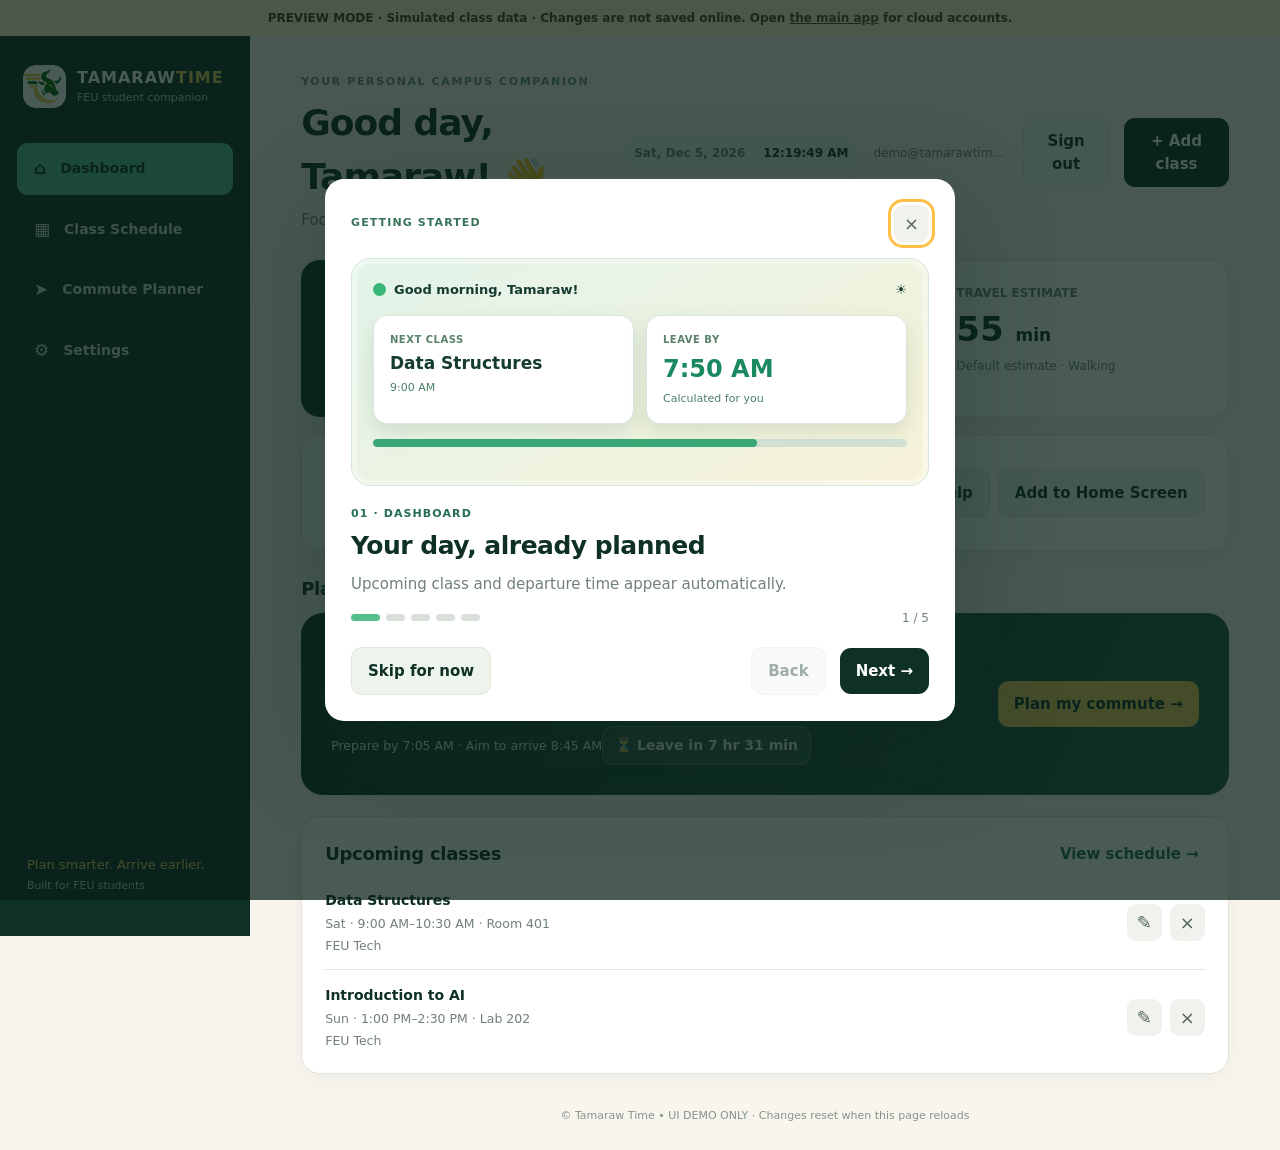
<file: demo.html>
<!doctype html><html lang="en"><head><meta charset="UTF-8"><meta name="viewport" content="width=device-width,initial-scale=1"><meta name="theme-color" content="#0f3027"><meta name="apple-mobile-web-app-capable" content="yes"><meta name="apple-mobile-web-app-title" content="Tamaraw Time"><link rel="icon" href="./assets/favicon.ico?v=11" sizes="any"><link rel="icon" type="image/png" href="./assets/favicon.png?v=11"><link rel="apple-touch-icon" href="./assets/apple-touch-icon.png?v=11"><link rel="manifest" href="./manifest.webmanifest?v=11"><title>Tamaraw Time v11 • FEU Attendance Companion</title><link rel="stylesheet" href="styles.css?v=17"><link rel="stylesheet" href="./assets/leaflet/leaflet.css?v=1.9.4"></head><body><div class="demo-banner">PREVIEW MODE · Simulated class data · Changes are not saved online. Open <a href="index.html">the main app</a> for cloud accounts.</div><section id="auth-screen" class="auth-screen"><div class="auth-card">
  <div class="auth-brand"><div class="brandmark"><img src="./assets/tamaraw-logo.png?v=11" alt="" width="43" height="43"></div><div><strong>TAMARAW TIME</strong><small>FEU punctuality companion · Demo mode</small></div></div>
  <h1 id="auth-heading">Welcome back, Tamaraw!</h1><p class="auth-subtitle">Sign in to keep your class schedule and commute preferences online.</p>
  <form id="auth-form" data-mode="login">
    <div class="field"><label for="auth-email">Student email</label><input id="auth-email" type="email" autocomplete="email" required placeholder="you@example.com"></div>
    <div class="field"><label for="auth-password">Password (at least 6 characters)</label><input id="auth-password" type="password" autocomplete="current-password" minlength="6" required></div>
    <div class="pilot-consent" id="auth-consent" hidden><label><input type="checkbox" id="study-consent"> I understand that my class and commute actions will be logged in the Tamaraw Time research database, and reviewed by the researchers. My exact GPS location will not be stored in the database.</label></div>
    <button id="auth-submit" type="submit" class="primary auth-submit">Sign in</button>
  </form>
  <button type="button" id="auth-mode-toggle" class="linkbtn auth-mode-toggle">New here? Create an account</button>
  <p id="auth-message" role="status" aria-live="polite"></p>
  <p class="mini muted">Your planner is stored online. Your device may remember your sign-in session. Student accounts are private from other students; the project team can review usage logs.</p>
</div></section><div class="layout" id="app-layout" hidden><aside class="sidebar"><div class="brand"><div class="brandmark"><img src="./assets/tamaraw-logo.png?v=11" alt="" width="43" height="43"></div><div><b>TAMARAW<span>TIME</span></b><small>FEU student companion</small></div></div><nav id="nav"><button data-page="home" class="active">⌂ <span>Dashboard</span></button><button data-page="schedule">▦ <span>Class Schedule</span></button><button data-page="commute">➤ <span>Commute Planner</span></button><button data-page="settings">⚙ <span>Settings</span></button></nav><div class="sidefoot">Plan smarter. Arrive earlier.<br><small>Built for FEU students</small></div></aside><main class="main"><header class="top"><div><div class="eyebrow">YOUR PERSONAL CAMPUS COMPANION</div><h1 id="page-title">Good day, Tamaraw! 👋</h1><p id="page-subtitle">Arrive at your classes on time.</p></div><div class="topright"><div class="datetime"><span class="date" id="today"></span><span id="clock" class="clock" aria-label="Current Philippine time"></span></div><span class="account-email" id="account-email"></span><button type="button" class="secondary" id="signout-button">Sign out</button><button class="primary" id="quick-add">+ Add class</button></div></header><div id="content"></div><footer>© Tamaraw Time • UI DEMO ONLY · Changes reset when this page reloads</footer></main></div><dialog id="dialog"><form method="dialog" id="modal-form"><div class="modal-head"><h2 id="modal-title">Add item</h2><button type="button" id="close-modal" class="iconbutton" aria-label="Close">×</button></div><div id="modal-fields"></div><div class="actions"><button value="cancel" type="button" id="cancel-modal" class="secondary">Cancel</button><button type="submit" class="primary">Save</button></div></form></dialog><dialog id="tutorial-dialog" aria-labelledby="tutorial-title">
  <div class="tutorial-top"><span class="tutorial-tag">GETTING STARTED</span><button type="button" id="tutorial-close" class="iconbutton" aria-label="Close tutorial">×</button></div>
  <div id="tutorial-step" aria-live="polite"></div>
  <div class="tutorial-bottom"><div id="tutorial-dots" class="tutorial-dots" aria-label="Tutorial progress"></div><span id="tutorial-count" class="mini muted"></span></div>
  <div class="tutorial-actions"><button type="button" class="secondary" id="tutorial-skip">Skip for now</button><div class="tutorial-actions-right"><button type="button" class="secondary" id="tutorial-prev">Back</button><button type="button" class="primary" id="tutorial-next">Next →</button></div></div>
</dialog><div id="toast" role="status" aria-live="polite"></div><script src="demo-cloud.js?v=7.0" defer></script><script src="./assets/leaflet/leaflet.js?v=1.9.4" defer></script><script src="jeepney-routing.js?v=9" defer></script><script src="transit-planner.js?v=1" defer></script><script src="app.js?v=16" defer></script></body></html>
</file>
<file: styles.css>
:root{--forest:#0f3027;--green:#55be8c;--cream:#d8cfb3;--yellow:#e9c95e;--orange:#ff801c;--rust:#c84e0d;--charcoal:#666;--tan:#b7ab8a;--sage:#647458;--brown:#593014;--white:#fff;--black:#000;--paper:#f7f5ee;--muted:#718078;--border:#e3e4d9}*{box-sizing:border-box}body{margin:0;background:var(--paper);font:15px/1.5 system-ui,-apple-system,Segoe UI,sans-serif;color:var(--forest)}button,input,select,textarea{font:inherit}button{cursor:pointer}.layout{display:flex;min-height:100vh}.sidebar{width:250px;background:var(--forest);color:#fff;position:sticky;top:0;height:100vh;display:flex;flex-direction:column;padding:26px 17px;flex-shrink:0}.brand{display:flex;gap:11px;align-items:center;padding:3px 6px 35px}.brandmark{height:43px;width:43px;border-radius:15px;background:var(--yellow);color:var(--forest);display:grid;place-items:center;font-size:25px;font-weight:900}.brand b{letter-spacing:1px;font-size:16px}.brand b span{color:var(--yellow)}.brand small{display:block;color:#bcd1c4;font-size:11px}nav{display:grid;gap:9px}nav button{background:none;border:0;text-align:left;color:#c6d7ce;border-radius:11px;padding:13px 17px;font-weight:650;display:flex;align-items:center;gap:14px;font-size:17px}nav button span{font-size:14px}nav button.active{background:var(--green);color:var(--forest)}nav button:hover:not(.active){background:#214a3f}.sidefoot{margin-top:auto;padding:16px 10px;color:var(--yellow);font-size:13px}.sidefoot small{color:#bcd1c4}.main{padding:38px clamp(19px,4vw,65px) 10px;max-width:1480px;width:100%;margin:auto}.top{display:flex;justify-content:space-between;gap:18px;align-items:center;margin-bottom:29px}.eyebrow{color:#698b77;font-size:11px;letter-spacing:1.6px;font-weight:800}.top h1{font-size:clamp(25px,3vw,36px);letter-spacing:-1px;margin:5px 0}.top p{color:var(--muted);margin:0}.topright{display:flex;gap:15px;align-items:center}.date{white-space:nowrap;color:var(--muted);font-size:13px}.primary,.secondary,.danger,.chip{border:0;border-radius:11px;padding:12px 16px;font-weight:750}.primary{background:var(--forest);color:#fff}.primary:hover{background:#205943}.secondary{background:#e8eadf;color:var(--forest)}.danger{background:#fce7df;color:#a6380d}.grid{display:grid;gap:19px}.grid.three{grid-template-columns:repeat(3,minmax(0,1fr))}.grid.two{grid-template-columns:repeat(2,minmax(0,1fr))}.card{background:#fff;border:1px solid var(--border);border-radius:19px;padding:23px;box-shadow:0 5px 22px #1435250b}.card h2,.section-head h2{font-size:18px;margin:0 0 17px;letter-spacing:-.3px}.stat .label{font-size:12px;font-weight:700;color:#718078}.stat .value{font-size:34px;font-weight:850;margin:2px 0}.stat .note{font-size:12px;color:var(--muted)}.accent{background:var(--forest);color:#fff;border:0}.accent .label,.accent .note{color:#bbd3c6}.accent .value{color:var(--yellow)}.section-head{display:flex;justify-content:space-between;align-items:center;margin:24px 0 11px}.section-head h2{margin:0}.linkbtn{border:0;background:none;color:#247c53;font-weight:800}.item{display:flex;align-items:center;justify-content:space-between;gap:12px;border-bottom:1px solid #e9ede7;padding:14px 0}.item:last-child{border:0;padding-bottom:0}.item:first-child{padding-top:0}.item b{font-size:14px}.item small{display:block;color:var(--muted);margin-top:3px}.badge{display:inline-block;border-radius:99px;padding:4px 10px;background:#e9f7ef;color:#167147;font-weight:800;font-size:11px}.badge.urgent{background:#fff1e3;color:#b95b16}.badge.gray{background:#e8eae7;color:#607068}.checkline{display:flex;align-items:center;gap:11px}.checkline input{accent-color:#23895b;width:18px;height:18px}.done{text-decoration:line-through;opacity:.52}.hero{background:linear-gradient(110deg,#0f3027,#245c46);color:#fff;border-radius:22px;padding:30px;display:flex;justify-content:space-between;align-items:center;gap:15px}.hero h2{font-size:29px;line-height:1.2;margin:7px 0}.hero small{color:#c4decd}.hero .big{font-size:39px;color:var(--yellow);font-weight:850}.hero .primary{background:var(--yellow);color:var(--forest)}.stack{display:grid;gap:19px}.muted{color:var(--muted)}.field{display:grid;gap:6px;margin-bottom:14px}.field label{font-size:12px;font-weight:800;color:#4c665a}.field input,.field select,.field textarea{width:100%;border:1px solid #d6ded3;border-radius:10px;padding:11px 12px;background:#fff;color:#163d2f}.field textarea{resize:vertical;min-height:72px}.field input:focus,.field select:focus{outline:2px solid #55be8c}.formgrid{display:grid;grid-template-columns:repeat(2,minmax(0,1fr));gap:0 14px}.empty{text-align:center;padding:26px;color:var(--muted);background:#f5f7f2;border-radius:12px}.pillrow{display:flex;flex-wrap:wrap;gap:8px}.chip{padding:7px 12px;background:#eaf0e9;color:#476452;font-size:12px}.chip.selected{background:var(--green);color:var(--forest)}.results{display:grid;grid-template-columns:repeat(3,1fr);gap:10px;margin:16px 0}.result{padding:18px 12px;border-radius:14px;background:#edf2e8}.result span{font-size:12px;color:#5c7463}.result b{font-size:23px;display:block;margin-top:3px}.highlight{background:#f8efd4;border:1px solid #e7d49b;padding:16px;border-radius:14px}.highlight strong{color:#593014}.mini{font-size:12px}.alert{background:#fff2e7;border-radius:12px;padding:11px 15px;color:#8f4817;font-size:13px}.actions-inline{display:flex;gap:8px;align-items:center}.iconbutton{border:none;background:#f1f2ed;border-radius:9px;padding:5px 10px;color:#536858;font-size:18px}.iconbutton:hover{background:#e8cfbe;color:#8f3312}dialog{border:0;border-radius:19px;padding:26px;width:min(490px,calc(100vw - 30px));box-shadow:0 30px 100px #132d2555}dialog::backdrop{background:#081f18a6}.modal-head{display:flex;align-items:center;justify-content:space-between;margin-bottom:18px}.modal-head h2{margin:0}.actions{display:flex;justify-content:flex-end;gap:9px;margin-top:16px}#toast{position:fixed;right:24px;bottom:24px;background:var(--forest);color:#fff;border-radius:10px;padding:12px 20px;display:none;box-shadow:0 12px 30px #0003}footer{margin:34px 0 15px;color:#87948a;font-size:11px;text-align:center}@media(max-width:1020px){.sidebar{width:75px;padding:22px 10px}.brand{padding:2px 5px 30px}.brand b,.brand small,nav span,.sidefoot{display:none!important}nav button{justify-content:center;font-size:23px;padding:10px}}@media(max-width:740px){.layout{display:block}.sidebar{width:100%;height:auto;position:fixed;bottom:0;top:auto;z-index:5;padding:4px;background:var(--forest)}.brand,.sidefoot{display:none}nav{display:flex;justify-content:space-around;gap:0}nav button{font-size:23px;padding:8px 14px}.main{padding:22px 15px 90px}.top{align-items:flex-start;flex-direction:column}.topright{width:100%;justify-content:space-between}.grid.three,.grid.two{grid-template-columns:1fr}.hero{flex-direction:column;align-items:flex-start}.results{grid-template-columns:1fr}.formgrid{grid-template-columns:1fr}.card{padding:18px}}

/* First-time user tutorial and cloud progress tracking */
#tutorial-dialog{width:min(540px,calc(100vw - 28px));padding:25px;background:#fff;color:var(--forest)}
#tutorial-dialog::backdrop{background:rgba(8,31,24,.73)}
.tutorial-top,.tutorial-bottom,.tutorial-actions,.tutorial-actions-right,.progress-hero-head,.home-progress{display:flex;align-items:center;justify-content:space-between;gap:14px}
.tutorial-top{margin-bottom:10px}.tutorial-tag,.progress-kicker{font-size:11px;color:#397359;font-weight:850;letter-spacing:1.1px}
.tutorial-illustration{width:82px;height:82px;border-radius:23px;background:#eaf3e9;display:grid;place-items:center;font-size:42px;margin:16px 0}
#tutorial-step h2{font-size:25px;letter-spacing:-.5px;margin:0 0 10px}#tutorial-step p{font-size:15px;line-height:1.65;color:#596e61}
.tutorial-tip{background:#f7efdc;border-radius:12px;color:#715722;padding:14px;font-size:13px;margin:18px 0 22px}
.tutorial-bottom{margin:12px 0 20px}.tutorial-dots{display:flex;gap:6px}.tutorial-dots span{height:7px;width:19px;border-radius:20px;background:#d9e0d9}.tutorial-dots span.active{background:var(--green)}
.tutorial-actions{flex-wrap:wrap}.tutorial-actions-right{justify-content:flex-end}.tutorial-actions button:disabled{opacity:.4;cursor:not-allowed}
.progress-hero{border:1px solid #a8c9b5;background:linear-gradient(125deg,#fafffa,#f1f7eb);padding:26px}
.progress-hero h2{font-size:25px;margin:7px 0 5px}.progress-hero p{margin:7px 0;color:#647668}.progress-hero-head{align-items:flex-start}
.progress-bar{height:11px;background:#dfe8de;border-radius:20px;overflow:hidden;margin:23px 0 18px}.progress-bar>div{height:100%;background:var(--green);transition:width .3s ease}
.day-steps{display:grid;grid-template-columns:repeat(3,minmax(0,1fr));gap:12px}.day-step{border:1px solid #dfe8de;border-radius:14px;background:white;padding:15px;display:flex;align-items:center;flex-direction:column;text-align:center;gap:5px}
.day-icon{width:34px;height:34px;border-radius:50%;background:#e8eee6;color:#647568;display:grid;place-items:center;font-weight:900}.day-step.checked{border-color:#7fc6a5;background:#f5fff9}.day-step.checked .day-icon{background:var(--green);color:var(--forest)}
.day-step b{font-size:13px}.day-step small{font-size:11px;color:#647668}.progress-footnote{margin:17px 0 0!important;color:#6a7a70!important}.progress-download{display:flex;gap:10px;flex-wrap:wrap;margin-top:20px}.progress-download button{font-size:12px}
.home-progress{background:#fff;border:1px solid var(--border);border-radius:19px;padding:19px 25px;margin-top:19px}.home-progress h2{font-size:19px;margin:5px 0}.home-progress p{margin:0}.settings-help{border-top:1px solid var(--border);margin-top:25px;padding-top:18px}.settings-help h3{font-size:15px;margin:0 0 7px}
@media(max-width:740px){nav button{padding:8px 9px;min-width:0;flex:1;text-align:center;justify-content:center}.sidebar{z-index:5}.progress-hero-head,.home-progress{align-items:flex-start;flex-direction:column}.day-steps{gap:6px}.day-step{padding:9px 3px}.day-step b{font-size:11px}.day-step small{font-size:10px}.progress-hero{padding:17px}.progress-hero h2{font-size:22px}.progress-download button{width:100%}.tutorial-actions{gap:8px}.tutorial-actions button{padding:10px}.tutorial-actions-right{gap:6px}}
@media(max-width:350px){nav button{font-size:19px;padding:8px 5px}.tutorial-actions{flex-direction:column-reverse;align-items:stretch}.tutorial-actions-right{justify-content:space-between}}

/* Cloud auth + responsive account header */
[hidden]{display:none!important}
.auth-screen{min-height:100vh;background:linear-gradient(155deg,#0f3027 0%,#245945 60%,#e2e8db 60.2%);display:grid;place-items:center;padding:25px}
.auth-card{width:min(475px,100%);border-radius:23px;background:#fff;box-shadow:0 24px 70px #09271f3d;padding:32px;color:var(--forest)}
.auth-brand{display:flex;align-items:center;gap:12px;margin-bottom:25px}
.auth-brand strong{font-size:17px;letter-spacing:1px}.auth-brand small{display:block;font-size:12px;color:#798e82}
.auth-card h1{margin:0;font-size:27px;line-height:1.2}.auth-subtitle{color:var(--muted);margin:9px 0 25px;font-size:14px}
.auth-options{display:flex;align-items:center;justify-content:space-between;gap:12px;margin:0 0 10px;min-height:24px}.auth-options .remember-row{margin:0;min-width:0}.auth-options .remember-row label{display:inline-flex;align-items:center;gap:8px;font-size:13px;line-height:1.35;cursor:pointer}.auth-options .remember-row input{width:16px;height:16px;flex:none;margin:0;accent-color:var(--forest)}.auth-options #forgot-password{margin:0;padding:2px 0;font-size:13px;white-space:nowrap;text-decoration:underline;text-underline-offset:3px}.auth-options :focus-visible{outline:2px solid var(--green);outline-offset:3px;border-radius:4px}
.auth-submit{width:100%;margin:0 0 12px}.auth-mode-toggle{display:block;margin:0 auto 10px;padding:9px}
#auth-message:not(:empty){background:#fff2e3;border-radius:10px;color:#8a421b;padding:12px;font-size:13px;overflow-wrap:anywhere}
.auth-card .field input{font-size:16px}.pilot-consent{font-size:12px;color:#647568;padding:6px 0 16px}.pilot-consent label{display:flex;gap:9px;align-items:flex-start}.pilot-consent input{margin-top:3px;flex-shrink:0}
.account-email{font-size:12px;color:var(--muted);overflow:hidden;text-overflow:ellipsis;max-width:180px;white-space:nowrap}
@media(max-width:850px){.account-email{max-width:105px}.topright{flex-wrap:wrap}}
@media(max-width:740px){.topright{gap:7px}.account-email{max-width:110px}.topright .date{width:100%}.auth-card{padding:23px}.auth-screen{padding:15px}.topright #signout-button{padding:9px 11px}}

/* Tamaraw Time v4 — attendance-focused map + live date/time */
.datetime{display:flex;align-items:center;gap:8px;flex-wrap:wrap;background:#edf3ec;border-radius:12px;padding:7px 10px;color:#335b48;font-weight:700}
.datetime .date{font-size:12px;white-space:nowrap}.clock{font-size:12px;font-variant-numeric:tabular-nums;white-space:nowrap;color:#0f3027;border-left:1px solid #bad5c5;padding-left:9px}
.map-card{min-width:0}.map-buttons{display:flex;flex-wrap:wrap;gap:8px;margin:8px 0 10px}.map-buttons button{font-size:13px;padding:10px 12px}
.map-host{margin-top:14px;min-height:290px;border-radius:14px;overflow:hidden;background:#eaf0e6;border:1px solid #d3e0d3}.map-host iframe{display:block;border:0;min-height:330px}
.map-placeholder{display:flex;min-height:285px;align-items:center;justify-content:center;text-align:center;flex-direction:column;padding:28px;gap:8px;color:#4a6658}.map-placeholder b{font-size:17px;color:#0f3027}.map-placeholder p{max-width:330px;margin:0}.map-placeholder small{max-width:320px}.map-placeholder-icon{font-size:44px}.map-warning{padding:6px 12px;color:#965115}
@media(max-width:740px){.topright .datetime{width:100%;justify-content:flex-start}.map-buttons button{flex:1;min-width:130px}.map-host{min-height:265px}.map-host iframe{min-height:300px}}
/* Keep Philippine date and live clock on the same header line on phones. */
.datetime{flex-wrap:nowrap}
@media(max-width:740px){.topright .datetime .date{width:auto}}

/* Tamaraw Time v5: motion system */
@keyframes ttFadeUp{from{opacity:0;transform:translateY(12px)}to{opacity:1;transform:translateY(0)}}
@keyframes ttFadeIn{from{opacity:0}to{opacity:1}}
@keyframes ttPulse{0%,100%{box-shadow:0 0 0 0 rgba(38,139,99,.35)}60%{box-shadow:0 0 0 16px rgba(38,139,99,0)}}
@keyframes ttToast{0%{opacity:0;transform:translateY(12px)}12%,85%{opacity:1;transform:translateY(0)}100%{opacity:0;transform:translateY(6px)}}
.auth-card{animation:ttFadeUp .45s ease-out both}
#content.tt-enter{animation:ttFadeUp .3s cubic-bezier(.2,.8,.2,1) both}
#content .card,#content .hero{animation:ttFadeUp .36s ease-out both}
#content .card:nth-child(2){animation-delay:55ms}#content .card:nth-child(3){animation-delay:95ms}
button{transition:background-color .2s ease,box-shadow .2s ease,transform .18s ease,opacity .2s ease}
button:not(:disabled):active{transform:scale(.975)}
button:not(:disabled):hover{filter:brightness(1.035)}
.map-host{animation:ttFadeIn .45s ease-out both}
#toast:not(:empty){animation:ttFadeUp .25s ease-out}
#dialog[open],#tutorial-dialog[open]{animation:ttFadeUp .25s ease-out both}
#tutorial-step{animation:ttFadeIn .25s ease-out}
.gps-live-dot{display:inline-block;width:10px;height:10px;border-radius:50%;background:#21966d;animation:ttPulse 1.8s ease-out infinite;margin-right:8px}
@media(prefers-reduced-motion:reduce){*,*::before,*::after{animation-duration:.01ms!important;animation-iteration-count:1!important;transition-duration:.01ms!important;scroll-behavior:auto!important}}

/* v6 interactive map and animations */
#map-host{height:390px;min-height:300px;border-radius:16px;overflow:hidden;background:#e3efe9;margin:12px 0;}
.route-info{margin:12px 0}.transport-notes{padding:12px 0}.transport-notes a{color:#166d55;font-weight:650}
.calendar-layout{display:grid;grid-template-columns:minmax(0,1.15fr) minmax(280px,.85fr);gap:18px;align-items:start}.calendar-heading{display:flex;align-items:center;justify-content:space-between;margin-bottom:12px}.calendar-heading h3{margin:0}.calendar-grid{display:grid;grid-template-columns:repeat(7,minmax(0,1fr));gap:5px}.calendar-weekdays{margin-bottom:6px;text-align:center;color:var(--muted);font-size:12px;font-weight:700}.calendar-day{position:relative;min-height:48px;border:1px solid transparent;border-radius:11px;background:transparent;color:var(--text);font:inherit;cursor:pointer}.calendar-day:hover{background:#edf3ed}.calendar-day.outside{opacity:.38}.calendar-day.today{border-color:var(--green)}.calendar-day.selected{background:var(--forest);color:#fff}.calendar-day i{display:block;width:5px;height:5px;margin:3px auto 0;border-radius:50%;background:#d69d2e}.calendar-day.selected i{background:#ffdf83}.calendar-agenda{display:flex;flex-direction:column;gap:8px}.calendar-agenda h3{margin:4px 0}.weekday-picker{border:0;padding:0;margin:0 0 16px}.weekday-picker legend{font-weight:700;margin-bottom:8px}.weekday-options{display:flex;flex-wrap:wrap;gap:7px}.weekday-options label{cursor:pointer}.weekday-options input{position:absolute;opacity:0}.weekday-options span{display:block;border:1px solid var(--line);border-radius:9px;padding:8px 11px;font-size:13px}.weekday-options input:checked+span{background:var(--forest);border-color:var(--forest);color:white}.remember-row label{display:flex;align-items:center;gap:9px}.rail-option[aria-pressed="true"]{border-color:var(--green);background:#f3faf5}
@media(max-width:800px){.calendar-layout{grid-template-columns:1fr}.calendar-day{min-height:42px}}
.calendar-day{color:var(--forest)}.weekday-options span{border-color:var(--border)}
.transit-reference{margin-top:18px}.transit-reference h2{margin-top:0}.reference-list{display:grid;gap:8px;margin-top:10px}.reference-row{display:grid;grid-template-columns:1fr auto auto;gap:12px;align-items:center;padding:10px;border:1px solid var(--border);border-radius:10px;font-size:13px}.reference-row span,.historical-route summary span{color:var(--muted);font-size:12px}.reference-row a{white-space:nowrap;color:#166d55}.historical-route{border-bottom:1px solid var(--border);padding:9px}.historical-route summary{display:flex;justify-content:space-between;gap:10px;cursor:pointer}.historical-route ol{max-height:210px;overflow:auto}.device-mode-button{display:block;width:100%;margin-top:10px}.auth-card .linkbtn{margin-right:10px}
.origin-controls{padding:12px 14px;margin:0 0 16px;border:1px solid var(--border);border-radius:13px;background:#fbfcf8}.origin-controls .field{margin-bottom:10px}.origin-controls p{margin:7px 0 0}
.campus-travel-defaults{border:0;padding:0;margin:0 0 16px}.campus-travel-defaults legend{font-weight:700;margin-bottom:8px}.campus-default-grid{display:grid;grid-template-columns:repeat(2,minmax(0,1fr));gap:10px}.campus-default-grid label{font-size:12px;color:var(--muted)}.campus-default-grid input{display:block;width:100%;margin-top:4px}
@media(max-width:500px){.campus-default-grid{grid-template-columns:1fr}}
@media(max-width:600px){.reference-row{grid-template-columns:1fr}.historical-route summary{align-items:flex-start;flex-direction:column}}
.tt-gps-marker{filter:drop-shadow(0 0 6px #1976d2);animation:ttPulse 2s ease-in-out infinite}
.tt-route-line{animation:ttRouteAppear .7s ease-out both}
@keyframes ttPulse{0%,100%{stroke-width:3;opacity:1}50%{stroke-width:8;opacity:.75}}
@keyframes ttRouteAppear{from{opacity:0}to{opacity:.9}}
@media(prefers-reduced-motion:reduce){.tt-gps-marker,.tt-route-line{animation:none!important}}

/* Full-screen Sakay-inspired route planner, adapted for Tamaraw Time. */
body:has(#commute-experience){overflow:hidden;background:#f6f7f8}
body:has(#commute-experience) .sidebar,body:has(#commute-experience) .top,body:has(#commute-experience) footer{display:none!important}
body:has(#commute-experience) .layout{display:block;min-height:100dvh}
body:has(#commute-experience) .main{max-width:none;width:100%;height:100dvh;padding:0;margin:0}
body:has(#commute-experience) #content{height:100%;margin:0!important}
.commute-experience{position:relative;width:100%;height:100dvh;min-height:540px;overflow:hidden;background:#e7ece9;color:#33413c}
.commute-map{position:absolute;inset:0;height:auto!important;min-height:0!important;margin:0!important;border:0;border-radius:0;background:#e4ebe8}
.commute-map .leaflet-tile{max-width:none!important}
.commute-topline{position:absolute;z-index:500;top:15px;left:16px;right:18px;display:flex;align-items:center;justify-content:space-between;pointer-events:none}
.commute-topline>*{pointer-events:auto}.commute-topline .secondary{background:#fff;border:1px solid #e4e8e6;box-shadow:0 3px 14px #102b2218}.commute-topline>b{background:#fff;padding:10px 16px;border-radius:999px;box-shadow:0 3px 14px #102b2218;font-size:12px;letter-spacing:.8px;color:#367b55}.commute-map-credit{background:#fffffff0;padding:7px 11px;border-radius:99px;font-size:11px}
.commute-topline{left:auto;gap:10px}
.commute-panel{position:absolute;z-index:450;top:15px;bottom:15px;left:15px;width:min(390px,calc(100vw - 30px));overflow-y:auto;overscroll-behavior:contain;background:#fff;border:1px solid #e3e7e4;border-radius:16px;padding:21px;box-shadow:0 10px 35px #10251f2b}
.commute-panel-head{display:flex;align-items:center;justify-content:space-between;margin-bottom:15px}.commute-panel-head small{font-weight:800;letter-spacing:1px;font-size:10px;color:#76857d}.commute-panel-head h2{font-size:21px;line-height:1.2;margin:4px 0 0;color:#39453e}.commute-panel .badge{white-space:nowrap}.commute-panel .field{margin-bottom:11px}.commute-panel .field label{font-size:11px;color:#6f7b74}.commute-panel .field input,.commute-panel .field select{padding:12px;border-color:#e0e5e1;border-radius:9px;font-size:14px}.commute-fields{display:grid;grid-template-columns:1fr 1fr;gap:10px}.departure-choice{height:43px;display:flex;align-items:center;gap:8px;border:1px solid #e0e5e1;border-radius:9px;padding:0 11px;font-size:14px;color:#526058}.commute-actions{grid-template-columns:1fr 1fr;margin:3px 0 8px}.commute-actions button{padding:10px 8px;font-size:12px}.commute-actions button:last-child{grid-column:1/-1}.commute-gps{min-height:18px;margin:4px 0 9px}.commute-panel .origin-controls{padding:0;margin:0;border:0;background:transparent}.commute-panel #origin-status{overflow-wrap:anywhere;font-size:10px;margin:0 0 4px}.commute-panel .origin-controls .field{margin-bottom:8px}.commute-eta{display:grid;grid-template-columns:1fr auto;align-items:center;gap:0 10px;background:#f4f7f4;border-radius:11px;padding:12px 14px;margin:8px 0}.commute-eta>span{font-size:10px;letter-spacing:.6px;font-weight:800;color:#6e7b73}.commute-eta>strong{grid-column:2;grid-row:1/3;font-size:25px;color:#398656;white-space:nowrap}.commute-eta>small{font-size:11px;color:#78847d}.commute-panel .route-info{margin:8px 0}.commute-panel .alert{font-size:12px;padding:10px 12px}.commute-panel .jeepney-list{max-height:240px;overflow:auto}.commute-panel .commute-preferences{border-top:1px solid #e8ece9;padding:10px 0;margin-top:9px}.commute-preferences summary{cursor:pointer;font-size:12px;font-weight:750;color:#526058}.commute-preferences .formgrid{margin-top:12px;gap:0 9px}.commute-preferences .field{margin-bottom:5px}.commute-preferences .field input{padding:8px}.commute-preferences button{font-size:11px;padding:8px 10px}.commute-routine{margin-top:14px}.commute-routine h3{font-size:14px;margin:0 0 8px}.commute-routine .highlight{padding:11px}.commute-routine .results{gap:5px;margin:9px 0}.commute-routine .result{padding:9px 6px;text-align:center}.commute-routine .result span{font-size:10px}.commute-routine .result b{font-size:16px}.commute-routine .mini{line-height:1.45}.commute-disclaimer{border-top:1px solid #e8ece9;padding-top:10px;margin-top:14px;line-height:1.45}
.commute-back{display:inline-flex;align-items:center;margin:-5px 0 11px;padding:7px 11px;border-radius:9px;font-size:12px}
.commute-google-link{display:block;width:100%;margin:-2px 0 8px;padding:4px 0;text-align:center;font-size:12px}
.road-route-list{display:grid;gap:7px;margin:9px 0}.road-route-option{display:grid;grid-template-columns:1fr auto;gap:0 10px;width:100%;padding:10px 12px;text-align:left;border:1px solid #e1e8e2;border-radius:10px;background:#fff;color:#40534a}.road-route-option b{font-size:12px}.road-route-option span{font-size:11px;color:#748078}.road-route-option strong{grid-column:2;grid-row:1/3;align-self:center;font-size:18px;color:#398656}.road-route-option[aria-pressed="true"]{border-color:#65b58b;background:#f2f8f3;box-shadow:0 0 0 1px #65b58b55}
.commute-panel .leaflet-control-container{display:none}
.commute-panel{z-index:900}
.commute-experience .leaflet-top.leaflet-left{left:auto;right:14px;top:68px}
@media(max-width:740px){body:has(#commute-experience) .main{height:100dvh;padding:0}.commute-experience{height:100dvh;min-height:0}.commute-map{inset:0 0 22vh!important;height:auto!important}.commute-topline{top:max(9px,env(safe-area-inset-top));left:10px;right:10px}.commute-topline>b{font-size:10px;padding:8px 11px}.commute-topline .secondary{font-size:12px;padding:9px 11px}.commute-map-credit{display:block;position:absolute;right:0;top:48px;background:#ffffffed;padding:6px 9px}.commute-panel{top:auto;bottom:0;left:0;width:100%;height:min(58dvh,560px);min-height:330px;border-radius:20px 20px 0 0;border:0;padding:17px 16px calc(16px + env(safe-area-inset-bottom));box-shadow:0 -8px 28px #10251f25}.commute-panel-head{margin-bottom:11px}.commute-panel-head h2{font-size:19px}.commute-panel .field input,.commute-panel .field select{padding:10px}.commute-panel .commute-routine{margin-top:10px}.commute-experience .leaflet-top.leaflet-left{top:57px;right:8px}.commute-experience .leaflet-bottom.leaflet-right{display:none}.commute-experience .leaflet-control-zoom{margin-right:0!important}.commute-experience .leaflet-control-container{display:block!important}}
@media(max-width:390px){.commute-panel{padding-left:13px;padding-right:13px}.commute-fields{gap:7px}.commute-actions button{font-size:11px}.commute-panel-head h2{font-size:18px}}
@media(max-width:380px){.auth-options{gap:7px}.auth-options .remember-row label,.auth-options #forgot-password{font-size:12px}}

/* Tamaraw Time v7 — visual guidance, unmistakable time controls, and four themes */
:root{
  --surface:#ffffff;--surface-soft:#edf4eb;--surface-highlight:#f8efd4;
  --accent-link:#246d50;--ink-strong:#0f3027;--focus-ring:#ffbf47;
  --hero-end:#245c46;--on-forest:#fff;--on-accent:#0f3027;
}
html[data-theme="ocean"]{
  --forest:#133e67;--green:#79c8e1;--cream:#cce5ee;--yellow:#ffda74;
  --paper:#f0f7fb;--muted:#57768d;--border:#d6e8f2;--hero-end:#28789a;
  --surface:#fff;--surface-soft:#e9f4fa;--surface-highlight:#e8f6fe;--accent-link:#166995;--ink-strong:#133e67;--on-accent:#133e67;
}
html[data-theme="sunset"]{
  --forest:#612c3a;--green:#ffd0a5;--cream:#edd1c4;--yellow:#ffc06e;
  --paper:#fff6f0;--muted:#846976;--border:#f0dfd7;--hero-end:#ab5362;
  --surface:#fff;--surface-soft:#fff0e9;--surface-highlight:#fff0d6;--accent-link:#95475b;--ink-strong:#612c3a;--on-accent:#612c3a;
}
html[data-theme="night"]{
  --forest:#cadcf4;--green:#6de3c8;--cream:#95aabe;--yellow:#f8d27a;
  --paper:#101a2a;--muted:#9fb0c6;--border:#3b4c63;--hero-end:#30476f;
  --surface:#1d2b42;--surface-soft:#26374f;--surface-highlight:#354159;--accent-link:#83dcc9;--ink-strong:#e7f1ff;--on-forest:#152437;--on-accent:#14243c;
}
body{transition:background-color .36s,color .36s}
.card,.auth-card{background:var(--surface);transition:background-color .3s,border-color .3s,box-shadow .25s,transform .25s}
.sidebar{background:var(--forest)}
.hero{background:linear-gradient(115deg,var(--forest),var(--hero-end))}
.hero .primary{color:var(--on-accent)}
.accent{background:var(--forest);color:var(--on-forest)}
.accent .value{color:var(--yellow)}
.hero,.hero small{color:var(--on-forest)}
.card:not(.accent),.main,.top,.field label{color:var(--ink-strong)}
.primary{background:var(--forest);color:var(--on-forest)}
.primary:hover{background:var(--hero-end);color:white}
.secondary{background:var(--surface-soft);color:var(--ink-strong);border:1px solid var(--border)}
.datetime{background:var(--surface-soft);color:var(--ink-strong)}
.datetime .clock{color:var(--ink-strong);border-left-color:var(--border)}
.linkbtn,.transport-notes a{color:var(--accent-link)}
.result,.empty{background:var(--surface-soft)}
.result span,.stat .note,.item small{color:var(--muted)}
.result b{color:var(--ink-strong)}
.highlight{background:var(--surface-highlight);border-color:var(--border)}
.highlight strong{color:var(--ink-strong)}
.item{border-bottom-color:var(--border)}
.badge{background:var(--surface-soft);color:var(--accent-link)}
.field input,.field select,.field textarea{background:var(--surface);color:var(--ink-strong);border-color:var(--border)}
.field input:focus-visible,.field select:focus-visible,.field textarea:focus-visible,
button:focus-visible{outline:3px solid var(--focus-ring);outline-offset:3px}
#dialog,#tutorial-dialog{background:var(--surface);color:var(--ink-strong)}
#dialog label,#tutorial-dialog p{color:var(--muted)}
#toast{z-index:2000}
.auth-screen{background:linear-gradient(150deg,var(--hero-end) 0%,var(--forest) 63%,var(--paper) 63.1%)}
.auth-card{color:var(--ink-strong)}
.auth-card .field input{color:var(--ink-strong)}
.auth-subtitle{color:var(--muted)}
html[data-theme="night"] .sidebar{background:#18253a}
html[data-theme="night"] .sidebar nav button.active{color:#17243b}
html[data-theme="night"] .hero{background:linear-gradient(110deg,#243b5c,#38517c)}
html[data-theme="night"] .hero .primary{background:var(--yellow)}
html[data-theme="night"] .accent{background:#2f4566}
html[data-theme="night"] .accent .note,html[data-theme="night"] .accent .label{color:#b7d6eb}
html[data-theme="night"] .primary{background:#456c86;color:#fff}
html[data-theme="night"] .brandmark{color:#17243b}
html[data-theme="night"] nav button.active{background:var(--green)}
html[data-theme="night"] .auth-card{background:#1d2b42;color:#e7f1ff}
html[data-theme="night"] .pilot-consent,html[data-theme="night"] .auth-card small{color:#aebed2}
html[data-theme="night"] .hero small{color:#d0e4f1}
html[data-theme="night"] .field input:focus,html[data-theme="night"] .field select:focus{outline-color:var(--yellow)}

/* Theme selector is a functional settings control, not a decorative palette card. */
.theme-grid{display:grid;grid-template-columns:repeat(2,minmax(0,1fr));gap:9px}
.theme-choice{display:flex;align-items:center;gap:8px;text-align:left;background:var(--surface);border:2px solid var(--border);border-radius:13px;padding:9px 10px;min-height:56px;color:var(--ink-strong);font-size:12px;font-weight:750}
.theme-choice:hover{transform:translateY(-2px)}
.theme-choice.selected{border-color:var(--accent-link);background:var(--surface-soft);box-shadow:0 0 0 1px var(--accent-link)}
.theme-check{margin-left:auto;opacity:0;font-size:17px;color:var(--accent-link)}
.theme-choice.selected .theme-check{opacity:1}
.theme-swatch{display:block;width:29px;height:29px;flex-shrink:0;border-radius:9px;border:1px solid #0002}
.theme-forest{background:linear-gradient(130deg,#0f3027 0 58%,#e9c95e 58%)}
.theme-ocean{background:linear-gradient(130deg,#133e67 0 58%,#79c8e1 58%)}
.theme-sunset{background:linear-gradient(130deg,#612c3a 0 58%,#ffc06e 58%)}
.theme-night{background:linear-gradient(130deg,#1d2b42 0 58%,#6de3c8 58%)}

/* Visible, accessible 12-hour time controls. Native time widgets differ by browser. */
.time-grid{display:grid;grid-template-columns:1fr 1fr;gap:15px;margin:4px 0 17px}
.time-picker{padding:0;border:0;margin:0;min-width:0}
.time-picker legend{font-size:12px;font-weight:800;margin-bottom:7px;color:var(--ink-strong)}
.time-controls{display:flex;align-items:center;gap:5px;flex-wrap:nowrap;padding:8px;background:var(--surface-soft);border:1px solid var(--border);border-radius:14px}
.time-number{flex:1;min-width:0;display:flex;flex-direction:column;gap:1px;font-size:10px;color:var(--muted)!important;align-items:center}
.time-number input{width:100%;min-width:0;padding:7px 2px;border:1px solid var(--border);border-radius:8px;background:var(--surface);color:var(--ink-strong);font-size:15px;text-align:center;font-variant-numeric:tabular-nums}
.time-colon{font-weight:900;color:var(--ink-strong)}
.ampm-toggle{display:flex;flex-direction:column;gap:3px;border-radius:10px;background:var(--surface);padding:3px;border:1px solid var(--border)}
.period-button{border:2px solid transparent;min-width:45px;min-height:32px;border-radius:7px;font-weight:900;color:var(--muted);background:transparent;font-size:12px;transition:background .17s,color .17s,box-shadow .17s,transform .2s}
.period-button.active,.period-button[aria-pressed="true"]{background:#0f664d!important;color:#fff!important;border-color:#0b513e!important;box-shadow:0 2px 7px #0b513e45}
.period-button:not(.active):hover{background:var(--surface-soft)}
html[data-theme="night"] .period-button.active{background:#6de3c8!important;color:#10243b!important;border-color:#6de3c8!important}
.auto-indicator{display:inline-block;padding:3px 7px;border-radius:99px;background:var(--surface-soft);color:var(--accent-link);font-size:10px;margin-left:6px}
.auto-applied{display:inline-block;margin-top:8px;background:var(--surface-soft);color:var(--accent-link);font-weight:800;font-size:12px;border-radius:99px;padding:6px 10px}

/* Visual walk-through: CSS mock screens, moving route, and animated elements. */
#tutorial-dialog{width:min(630px,calc(100vw - 24px));padding:26px;max-height:calc(100dvh - 28px);overflow-y:auto}
#tutorial-step{animation:none}
.tutorial-visual-wrap{margin:16px 0 20px;animation:ttSceneEnter .46s cubic-bezier(.18,.77,.2,1) both}
.visual-demo{min-height:228px;background:linear-gradient(150deg,#e2f4ea,#f7f2d8);border-radius:19px;border:1px solid #d5e8dc;position:relative;overflow:hidden;padding:21px;color:#163b31;box-shadow:inset 0 0 0 5px #ffffff55}
.visual-header{display:flex;align-items:center;gap:8px;font-size:13px;font-weight:850;margin-bottom:15px}.visual-header i{width:13px;height:13px;border-radius:50%;background:#38b777}.visual-header b{margin-left:auto}
.visual-tiles{display:grid;grid-template-columns:1fr 1fr;gap:12px}.visual-tiles>div{display:flex;flex-direction:column;gap:4px;background:#fff;border:1px solid #dae5df;border-radius:14px;padding:16px;box-shadow:0 8px 19px #174c3020;animation:ttFadeUp .46s both}.visual-tiles>div:nth-child(2){animation-delay:.14s}
.visual-tiles small{font-size:10px;letter-spacing:.5px;color:#588269;font-weight:850}.visual-tiles strong{font-size:17px}.visual-tiles em{font-style:normal;color:#4b8066;font-size:11px}.visual-tiles .visual-big{font-size:24px;color:#1a8960}
.visual-progress{margin-top:15px;height:8px;background:#d3e2d7;border-radius:20px;overflow:hidden}.visual-progress span{display:block;background:#39a877;border-radius:20px;height:100%;width:72%;animation:ttProgressGrow 1.4s ease both}
.visual-schedule{background:linear-gradient(140deg,#e9f5ed,#f7eecf)}.visual-input{padding:10px 14px;background:#fff;border:1px solid #cfddd4;border-radius:11px;margin-bottom:10px;color:#40624e;font-size:13px;font-weight:700}
.visual-switch{display:flex;align-items:center;gap:10px;background:#fff;border-radius:13px;padding:9px 12px;margin-bottom:11px;border:1px solid #cfddd4}.visual-switch>span:first-child{font-size:23px;font-weight:900;margin-right:auto}.visual-chip{padding:9px 12px;border-radius:8px;font-size:12px;font-weight:900;color:#64766b;background:#f1f3ef}.visual-chip.selected{background:#0f664d;color:white;box-shadow:0 3px 9px #0b513e44;animation:ttHighlight 2s ease-in-out infinite}
.visual-depart{background:linear-gradient(145deg,#f4f7e8,#fce8c6);display:flex;flex-direction:column;justify-content:center;gap:13px}
.visual-equation{display:flex;align-items:center;justify-content:center;gap:12px}.visual-equation span{text-align:center;font-size:12px;color:#5f735d}.visual-equation b{font-size:16px;color:#224633}.visual-answer{padding:14px;text-align:center;background:#18563e;color:#fff;border-radius:15px;font-size:13px;font-weight:700;animation:ttFadeUp .46s .2s both}.visual-answer strong{font-size:23px;display:block;color:#ffdf88}.visual-prepare{text-align:center;font-size:12px;color:#436a4c}.visual-prepare b{color:#18563e}
.visual-map{background:#e8efe0;background-image:linear-gradient(38deg,transparent 48%,#c5d4b8 49%,#c5d4b8 52%,transparent 53%),linear-gradient(120deg,transparent 48%,#c5d4b8 49%,#c5d4b8 52%,transparent 53%);background-size:110px 110px}
.visual-street{position:absolute;height:19px;transform:rotate(-25deg);width:130%;left:-10%;top:45%;background:#fff;box-shadow:0 0 0 3px #e0dfcb}.street-b{transform:rotate(52deg);top:55%;left:-18%}.street-c{transform:rotate(-2deg);top:23%;left:-8%}
.visual-map-route{position:absolute;left:26%;top:24%;height:133px;width:50%;border-left:6px dashed #258f6d;border-bottom:6px dashed #258f6d;border-radius:0 0 0 55px;transform:rotate(-8deg);animation:ttRouteDraw 1.4s ease both}
.visual-location{position:absolute;left:19%;top:21%;width:35px;height:35px;border-radius:50%;color:#fff;display:grid;place-items:center;background:#277cc8;border:3px solid white;box-shadow:0 0 0 0 #277cc84a;animation:ttBluePulse 2s infinite}
.visual-campus{position:absolute;right:16%;bottom:15%;font-size:30px;filter:drop-shadow(0 2px 3px #0004)}
.visual-map-label{position:absolute;right:15px;top:14px;padding:9px 12px;border-radius:10px;background:#fff;box-shadow:0 4px 12px #0002;font-weight:750;font-size:12px}
.visual-themes{display:grid;grid-template-columns:1fr 1fr;gap:9px;align-content:center}.visual-themes .visual-header{grid-column:1/-1}.visual-theme-sample{border-radius:12px;padding:16px;font-weight:800;font-size:13px;transition:transform .24s;animation:ttFadeUp .42s both}.visual-theme-sample:hover{transform:translateY(-3px)}
.visual-theme-sample.forest{background:#0f3027;color:#e9c95e}.visual-theme-sample.ocean{background:#133e67;color:#79c8e1;animation-delay:.08s}.visual-theme-sample.sunset{background:#612c3a;color:#ffc06e;animation-delay:.16s}.visual-theme-sample.night{background:#1d2b42;color:#6de3c8;animation-delay:.24s}
.tutorial-caption .tutorial-tag{font-size:11px;color:var(--accent-link)}.tutorial-caption h2{margin:5px 0 7px!important}.tutorial-caption p{margin:0 0 12px;color:var(--muted)!important}
.tutorial-dots span{transition:background-color .23s,width .23s}.tutorial-dots .active{width:29px}
#content.tt-enter{animation:ttPageSlide .34s cubic-bezier(.18,.7,.23,1) both}
#content .stat{animation:ttFadeUp .42s ease both}
#content .stat:nth-child(2){animation-delay:.08s}#content .stat:nth-child(3){animation-delay:.16s}
.card:not(.accent):hover{box-shadow:0 11px 30px #14352514}
.result b,.stat .value{transition:color .25s,transform .22s}
#toast{transition:opacity .2s}
@keyframes ttPageSlide{from{opacity:0;transform:translateY(9px)}to{opacity:1;transform:translateY(0)}}
@keyframes ttSceneEnter{from{opacity:0;transform:translateX(22px) scale(.97)}to{opacity:1;transform:translateX(0) scale(1)}}
@keyframes ttProgressGrow{from{width:0}to{width:72%}}
@keyframes ttHighlight{0%,100%{box-shadow:0 2px 5px #18563e55}50%{box-shadow:0 2px 17px #18563eaa}}
@keyframes ttBluePulse{0%{box-shadow:0 0 0 0 #277cc855}65%{box-shadow:0 0 0 18px #277cc800}100%{box-shadow:0 0 0 0 #277cc800}}
@keyframes ttRouteDraw{from{opacity:0;clip-path:inset(0 100% 100% 0)}to{opacity:1;clip-path:inset(0 0 0 0)}}
@media(max-width:740px){.time-grid{grid-template-columns:1fr}#tutorial-dialog{padding:18px}.visual-demo{min-height:207px;padding:15px}.visual-equation{gap:6px}.visual-equation b{font-size:14px}.theme-grid{grid-template-columns:1fr 1fr}}
@media(max-width:400px){.visual-tiles>div{padding:9px}.visual-tiles strong{font-size:13px}.visual-tiles .visual-big{font-size:19px}.visual-equation b{font-size:12px}.theme-choice{padding:7px 6px;font-size:11px}.theme-swatch{width:23px;height:23px}}
@media(prefers-reduced-motion:reduce){.visual-demo *,#content.tt-enter,#content .stat,.visual-tiles>div{animation:none!important;transition:none!important}}

.demo-banner{position:relative;z-index:20;background:#fff0ce;color:#533a17;text-align:center;font-weight:750;padding:9px 16px;font-size:12px}.demo-banner a{color:#614626;text-decoration:underline}

.leave-countdown{display:inline-flex;align-items:center;margin-top:12px;padding:8px 12px;border-radius:11px;background:#ffffff1a;color:#fff;font-size:14px;font-weight:800;border:1px solid #ffffff35;font-variant-numeric:tabular-nums;animation:ttFadeUp .5s .16s both}
.leave-countdown[data-urgency="soon"]{background:#f7d681;color:#553a16;border-color:transparent}
.leave-countdown[data-urgency="late"]{background:#ffe2d3;color:#842e1d;border-color:transparent}

/* Updated Tamaraw Time logo */
.brandmark{display:flex;align-items:center;justify-content:center;flex:0 0 43px;width:43px;height:43px;background:transparent;border-radius:13px;overflow:hidden;box-shadow:0 2px 10px #0002}
.brandmark img{display:block;width:100%;height:100%;object-fit:contain;border-radius:12px}
@media (max-width:1020px){.sidebar .brandmark{flex-basis:43px}}
/* Jeepney mode: real OSM relation matches; no synthetic stop/ETA cards. */
.jeepney-loading{padding:17px;border-radius:15px;background:var(--surface,#edf5ee);border:1px dashed #adc9b5;color:var(--ink,#234638);animation:ttFadeIn .3s ease both}
.jeepney-results-title{display:flex;flex-direction:column;gap:4px;margin:4px 0 13px}
.jeepney-list{display:grid;gap:11px;margin-bottom:13px}
.jeepney-route{width:100%;display:flex;flex-direction:column;gap:7px;border:2px solid #c7d6c9;background:#fff;color:#163e30;text-align:left;border-radius:14px;padding:14px;cursor:pointer;transition:transform .17s ease,box-shadow .17s ease,border-color .17s ease}
.jeepney-route:hover{transform:translateY(-2px);box-shadow:0 6px 18px #0b362019}
.jeepney-route:focus-visible{outline:3px solid #1e9b73;outline-offset:2px}
.jeepney-route.selected,.jeepney-route[aria-pressed="true"]{border-color:#ed9d25;background:#fff9eb;box-shadow:0 5px 18px #be87331d}
.jeepney-route-head{font-weight:800;font-size:14px;line-height:1.35}
.jeepney-route-step{font-size:12px;line-height:1.45}
.jeepney-route-source{font-size:11px;color:#62796d}
.jeepney-fallback{display:inline-block;margin:11px 0;color:var(--accent-link,#167147);font-size:13px;font-weight:800;text-decoration:underline;text-underline-offset:2px}
@media(prefers-reduced-motion:reduce){.jeepney-loading{animation:none}.jeepney-route{transition:none}.jeepney-route:hover{transform:none}}
.jeepney-osm-source{display:inline-block;margin:-5px 0 5px 7px;color:var(--accent-link,#197154);font-size:11px;font-weight:700;text-decoration:underline;text-underline-offset:2px}

/* v9 evidence-based itinerary panels */
.jeepney-plan{margin:13px 0;padding:15px;border:1px solid #b4cfbb;border-radius:14px;background:var(--surface,#f3faf4);animation:ttFadeIn .25s ease both}
.jeepney-plan h3{margin:0 0 12px;font-size:15px}
.jeepney-plan ol{list-style:none;display:grid;gap:12px;padding:0;margin:0}
.jeepney-plan li{border-left:3px solid #1e9b73;padding-left:12px;display:grid;gap:4px}
.jeepney-plan li b{font-size:13px}
.jeepney-plan li span{font-size:12px;line-height:1.5}
.jeepney-plan p{margin:13px 0 0}

.device-setup-card{display:flex;align-items:center;justify-content:space-between;gap:16px;margin:18px 0}
.device-setup-card h2{margin:0 0 5px}
.device-setup-card p{margin:0;max-width:620px}
.device-setup-actions{display:flex;flex-wrap:wrap;justify-content:flex-end;gap:8px;flex-shrink:0}
#install-guide-dialog{width:min(700px,calc(100vw - 24px));max-height:calc(100dvh - 28px);overflow:auto}
.install-guide-grid{display:grid;grid-template-columns:repeat(2,minmax(0,1fr));gap:12px}
.install-guide-grid section{padding:14px;border:1px solid var(--border);border-radius:13px;background:var(--surface-soft)}
.install-guide-grid h3{margin:0 0 8px}
.install-guide-grid ol{padding-left:21px;margin:0;display:grid;gap:7px;font-size:13px}
.install-guide-grid p{margin:12px 0 0}
.install-guide-grid .install-platform-current{border-color:var(--green);box-shadow:0 0 0 2px #55be8c55}
@media(max-width:640px){.device-setup-card{align-items:stretch;flex-direction:column}.device-setup-actions{justify-content:flex-start}.install-guide-grid{grid-template-columns:1fr}}
</file>
<file: assets/leaflet/leaflet.css>
/* required styles */

.leaflet-pane,
.leaflet-tile,
.leaflet-marker-icon,
.leaflet-marker-shadow,
.leaflet-tile-container,
.leaflet-pane > svg,
.leaflet-pane > canvas,
.leaflet-zoom-box,
.leaflet-image-layer,
.leaflet-layer {
	position: absolute;
	left: 0;
	top: 0;
	}
.leaflet-container {
	overflow: hidden;
	}
.leaflet-tile,
.leaflet-marker-icon,
.leaflet-marker-shadow {
	-webkit-user-select: none;
	   -moz-user-select: none;
	        user-select: none;
	  -webkit-user-drag: none;
	}
/* Prevents IE11 from highlighting tiles in blue */
.leaflet-tile::selection {
	background: transparent;
}
/* Safari renders non-retina tile on retina better with this, but Chrome is worse */
.leaflet-safari .leaflet-tile {
	image-rendering: -webkit-optimize-contrast;
	}
/* hack that prevents hw layers "stretching" when loading new tiles */
.leaflet-safari .leaflet-tile-container {
	width: 1600px;
	height: 1600px;
	-webkit-transform-origin: 0 0;
	}
.leaflet-marker-icon,
.leaflet-marker-shadow {
	display: block;
	}
/* .leaflet-container svg: reset svg max-width decleration shipped in Joomla! (joomla.org) 3.x */
/* .leaflet-container img: map is broken in FF if you have max-width: 100% on tiles */
.leaflet-container .leaflet-overlay-pane svg {
	max-width: none !important;
	max-height: none !important;
	}
.leaflet-container .leaflet-marker-pane img,
.leaflet-container .leaflet-shadow-pane img,
.leaflet-container .leaflet-tile-pane img,
.leaflet-container img.leaflet-image-layer,
.leaflet-container .leaflet-tile {
	max-width: none !important;
	max-height: none !important;
	width: auto;
	padding: 0;
	}

.leaflet-container img.leaflet-tile {
	/* See: https://bugs.chromium.org/p/chromium/issues/detail?id=600120 */
	mix-blend-mode: plus-lighter;
}

.leaflet-container.leaflet-touch-zoom {
	-ms-touch-action: pan-x pan-y;
	touch-action: pan-x pan-y;
	}
.leaflet-container.leaflet-touch-drag {
	-ms-touch-action: pinch-zoom;
	/* Fallback for FF which doesn't support pinch-zoom */
	touch-action: none;
	touch-action: pinch-zoom;
}
.leaflet-container.leaflet-touch-drag.leaflet-touch-zoom {
	-ms-touch-action: none;
	touch-action: none;
}
.leaflet-container {
	-webkit-tap-highlight-color: transparent;
}
.leaflet-container a {
	-webkit-tap-highlight-color: rgba(51, 181, 229, 0.4);
}
.leaflet-tile {
	filter: inherit;
	visibility: hidden;
	}
.leaflet-tile-loaded {
	visibility: inherit;
	}
.leaflet-zoom-box {
	width: 0;
	height: 0;
	-moz-box-sizing: border-box;
	     box-sizing: border-box;
	z-index: 800;
	}
/* workaround for https://bugzilla.mozilla.org/show_bug.cgi?id=888319 */
.leaflet-overlay-pane svg {
	-moz-user-select: none;
	}

.leaflet-pane         { z-index: 400; }

.leaflet-tile-pane    { z-index: 200; }
.leaflet-overlay-pane { z-index: 400; }
.leaflet-shadow-pane  { z-index: 500; }
.leaflet-marker-pane  { z-index: 600; }
.leaflet-tooltip-pane   { z-index: 650; }
.leaflet-popup-pane   { z-index: 700; }

.leaflet-map-pane canvas { z-index: 100; }
.leaflet-map-pane svg    { z-index: 200; }

.leaflet-vml-shape {
	width: 1px;
	height: 1px;
	}
.lvml {
	behavior: url(#default#VML);
	display: inline-block;
	position: absolute;
	}


/* control positioning */

.leaflet-control {
	position: relative;
	z-index: 800;
	pointer-events: visiblePainted; /* IE 9-10 doesn't have auto */
	pointer-events: auto;
	}
.leaflet-top,
.leaflet-bottom {
	position: absolute;
	z-index: 1000;
	pointer-events: none;
	}
.leaflet-top {
	top: 0;
	}
.leaflet-right {
	right: 0;
	}
.leaflet-bottom {
	bottom: 0;
	}
.leaflet-left {
	left: 0;
	}
.leaflet-control {
	float: left;
	clear: both;
	}
.leaflet-right .leaflet-control {
	float: right;
	}
.leaflet-top .leaflet-control {
	margin-top: 10px;
	}
.leaflet-bottom .leaflet-control {
	margin-bottom: 10px;
	}
.leaflet-left .leaflet-control {
	margin-left: 10px;
	}
.leaflet-right .leaflet-control {
	margin-right: 10px;
	}


/* zoom and fade animations */

.leaflet-fade-anim .leaflet-popup {
	opacity: 0;
	-webkit-transition: opacity 0.2s linear;
	   -moz-transition: opacity 0.2s linear;
	        transition: opacity 0.2s linear;
	}
.leaflet-fade-anim .leaflet-map-pane .leaflet-popup {
	opacity: 1;
	}
.leaflet-zoom-animated {
	-webkit-transform-origin: 0 0;
	    -ms-transform-origin: 0 0;
	        transform-origin: 0 0;
	}
svg.leaflet-zoom-animated {
	will-change: transform;
}

.leaflet-zoom-anim .leaflet-zoom-animated {
	-webkit-transition: -webkit-transform 0.25s cubic-bezier(0,0,0.25,1);
	   -moz-transition:    -moz-transform 0.25s cubic-bezier(0,0,0.25,1);
	        transition:         transform 0.25s cubic-bezier(0,0,0.25,1);
	}
.leaflet-zoom-anim .leaflet-tile,
.leaflet-pan-anim .leaflet-tile {
	-webkit-transition: none;
	   -moz-transition: none;
	        transition: none;
	}

.leaflet-zoom-anim .leaflet-zoom-hide {
	visibility: hidden;
	}


/* cursors */

.leaflet-interactive {
	cursor: pointer;
	}
.leaflet-grab {
	cursor: -webkit-grab;
	cursor:    -moz-grab;
	cursor:         grab;
	}
.leaflet-crosshair,
.leaflet-crosshair .leaflet-interactive {
	cursor: crosshair;
	}
.leaflet-popup-pane,
.leaflet-control {
	cursor: auto;
	}
.leaflet-dragging .leaflet-grab,
.leaflet-dragging .leaflet-grab .leaflet-interactive,
.leaflet-dragging .leaflet-marker-draggable {
	cursor: move;
	cursor: -webkit-grabbing;
	cursor:    -moz-grabbing;
	cursor:         grabbing;
	}

/* marker & overlays interactivity */
.leaflet-marker-icon,
.leaflet-marker-shadow,
.leaflet-image-layer,
.leaflet-pane > svg path,
.leaflet-tile-container {
	pointer-events: none;
	}

.leaflet-marker-icon.leaflet-interactive,
.leaflet-image-layer.leaflet-interactive,
.leaflet-pane > svg path.leaflet-interactive,
svg.leaflet-image-layer.leaflet-interactive path {
	pointer-events: visiblePainted; /* IE 9-10 doesn't have auto */
	pointer-events: auto;
	}

/* visual tweaks */

.leaflet-container {
	background: #ddd;
	outline-offset: 1px;
	}
.leaflet-container a {
	color: #0078A8;
	}
.leaflet-zoom-box {
	border: 2px dotted #38f;
	background: rgba(255,255,255,0.5);
	}


/* general typography */
.leaflet-container {
	font-family: "Helvetica Neue", Arial, Helvetica, sans-serif;
	font-size: 12px;
	font-size: 0.75rem;
	line-height: 1.5;
	}


/* general toolbar styles */

.leaflet-bar {
	box-shadow: 0 1px 5px rgba(0,0,0,0.65);
	border-radius: 4px;
	}
.leaflet-bar a {
	background-color: #fff;
	border-bottom: 1px solid #ccc;
	width: 26px;
	height: 26px;
	line-height: 26px;
	display: block;
	text-align: center;
	text-decoration: none;
	color: black;
	}
.leaflet-bar a,
.leaflet-control-layers-toggle {
	background-position: 50% 50%;
	background-repeat: no-repeat;
	display: block;
	}
.leaflet-bar a:hover,
.leaflet-bar a:focus {
	background-color: #f4f4f4;
	}
.leaflet-bar a:first-child {
	border-top-left-radius: 4px;
	border-top-right-radius: 4px;
	}
.leaflet-bar a:last-child {
	border-bottom-left-radius: 4px;
	border-bottom-right-radius: 4px;
	border-bottom: none;
	}
.leaflet-bar a.leaflet-disabled {
	cursor: default;
	background-color: #f4f4f4;
	color: #bbb;
	}

.leaflet-touch .leaflet-bar a {
	width: 30px;
	height: 30px;
	line-height: 30px;
	}
.leaflet-touch .leaflet-bar a:first-child {
	border-top-left-radius: 2px;
	border-top-right-radius: 2px;
	}
.leaflet-touch .leaflet-bar a:last-child {
	border-bottom-left-radius: 2px;
	border-bottom-right-radius: 2px;
	}

/* zoom control */

.leaflet-control-zoom-in,
.leaflet-control-zoom-out {
	font: bold 18px 'Lucida Console', Monaco, monospace;
	text-indent: 1px;
	}

.leaflet-touch .leaflet-control-zoom-in, .leaflet-touch .leaflet-control-zoom-out  {
	font-size: 22px;
	}


/* layers control */

.leaflet-control-layers {
	box-shadow: 0 1px 5px rgba(0,0,0,0.4);
	background: #fff;
	border-radius: 5px;
	}
.leaflet-control-layers-toggle {
	background-image: url(images/layers.png);
	width: 36px;
	height: 36px;
	}
.leaflet-retina .leaflet-control-layers-toggle {
	background-image: url(images/layers-2x.png);
	background-size: 26px 26px;
	}
.leaflet-touch .leaflet-control-layers-toggle {
	width: 44px;
	height: 44px;
	}
.leaflet-control-layers .leaflet-control-layers-list,
.leaflet-control-layers-expanded .leaflet-control-layers-toggle {
	display: none;
	}
.leaflet-control-layers-expanded .leaflet-control-layers-list {
	display: block;
	position: relative;
	}
.leaflet-control-layers-expanded {
	padding: 6px 10px 6px 6px;
	color: #333;
	background: #fff;
	}
.leaflet-control-layers-scrollbar {
	overflow-y: scroll;
	overflow-x: hidden;
	padding-right: 5px;
	}
.leaflet-control-layers-selector {
	margin-top: 2px;
	position: relative;
	top: 1px;
	}
.leaflet-control-layers label {
	display: block;
	font-size: 13px;
	font-size: 1.08333em;
	}
.leaflet-control-layers-separator {
	height: 0;
	border-top: 1px solid #ddd;
	margin: 5px -10px 5px -6px;
	}

/* Default icon URLs */
.leaflet-default-icon-path { /* used only in path-guessing heuristic, see L.Icon.Default */
	background-image: url(images/marker-icon.png);
	}


/* attribution and scale controls */

.leaflet-container .leaflet-control-attribution {
	background: #fff;
	background: rgba(255, 255, 255, 0.8);
	margin: 0;
	}
.leaflet-control-attribution,
.leaflet-control-scale-line {
	padding: 0 5px;
	color: #333;
	line-height: 1.4;
	}
.leaflet-control-attribution a {
	text-decoration: none;
	}
.leaflet-control-attribution a:hover,
.leaflet-control-attribution a:focus {
	text-decoration: underline;
	}
.leaflet-attribution-flag {
	display: inline !important;
	vertical-align: baseline !important;
	width: 1em;
	height: 0.6669em;
	}
.leaflet-left .leaflet-control-scale {
	margin-left: 5px;
	}
.leaflet-bottom .leaflet-control-scale {
	margin-bottom: 5px;
	}
.leaflet-control-scale-line {
	border: 2px solid #777;
	border-top: none;
	line-height: 1.1;
	padding: 2px 5px 1px;
	white-space: nowrap;
	-moz-box-sizing: border-box;
	     box-sizing: border-box;
	background: rgba(255, 255, 255, 0.8);
	text-shadow: 1px 1px #fff;
	}
.leaflet-control-scale-line:not(:first-child) {
	border-top: 2px solid #777;
	border-bottom: none;
	margin-top: -2px;
	}
.leaflet-control-scale-line:not(:first-child):not(:last-child) {
	border-bottom: 2px solid #777;
	}

.leaflet-touch .leaflet-control-attribution,
.leaflet-touch .leaflet-control-layers,
.leaflet-touch .leaflet-bar {
	box-shadow: none;
	}
.leaflet-touch .leaflet-control-layers,
.leaflet-touch .leaflet-bar {
	border: 2px solid rgba(0,0,0,0.2);
	background-clip: padding-box;
	}


/* popup */

.leaflet-popup {
	position: absolute;
	text-align: center;
	margin-bottom: 20px;
	}
.leaflet-popup-content-wrapper {
	padding: 1px;
	text-align: left;
	border-radius: 12px;
	}
.leaflet-popup-content {
	margin: 13px 24px 13px 20px;
	line-height: 1.3;
	font-size: 13px;
	font-size: 1.08333em;
	min-height: 1px;
	}
.leaflet-popup-content p {
	margin: 17px 0;
	margin: 1.3em 0;
	}
.leaflet-popup-tip-container {
	width: 40px;
	height: 20px;
	position: absolute;
	left: 50%;
	margin-top: -1px;
	margin-left: -20px;
	overflow: hidden;
	pointer-events: none;
	}
.leaflet-popup-tip {
	width: 17px;
	height: 17px;
	padding: 1px;

	margin: -10px auto 0;
	pointer-events: auto;

	-webkit-transform: rotate(45deg);
	   -moz-transform: rotate(45deg);
	    -ms-transform: rotate(45deg);
	        transform: rotate(45deg);
	}
.leaflet-popup-content-wrapper,
.leaflet-popup-tip {
	background: white;
	color: #333;
	box-shadow: 0 3px 14px rgba(0,0,0,0.4);
	}
.leaflet-container a.leaflet-popup-close-button {
	position: absolute;
	top: 0;
	right: 0;
	border: none;
	text-align: center;
	width: 24px;
	height: 24px;
	font: 16px/24px Tahoma, Verdana, sans-serif;
	color: #757575;
	text-decoration: none;
	background: transparent;
	}
.leaflet-container a.leaflet-popup-close-button:hover,
.leaflet-container a.leaflet-popup-close-button:focus {
	color: #585858;
	}
.leaflet-popup-scrolled {
	overflow: auto;
	}

.leaflet-oldie .leaflet-popup-content-wrapper {
	-ms-zoom: 1;
	}
.leaflet-oldie .leaflet-popup-tip {
	width: 24px;
	margin: 0 auto;

	-ms-filter: "progid:DXImageTransform.Microsoft.Matrix(M11=0.70710678, M12=0.70710678, M21=-0.70710678, M22=0.70710678)";
	filter: progid:DXImageTransform.Microsoft.Matrix(M11=0.70710678, M12=0.70710678, M21=-0.70710678, M22=0.70710678);
	}

.leaflet-oldie .leaflet-control-zoom,
.leaflet-oldie .leaflet-control-layers,
.leaflet-oldie .leaflet-popup-content-wrapper,
.leaflet-oldie .leaflet-popup-tip {
	border: 1px solid #999;
	}


/* div icon */

.leaflet-div-icon {
	background: #fff;
	border: 1px solid #666;
	}


/* Tooltip */
/* Base styles for the element that has a tooltip */
.leaflet-tooltip {
	position: absolute;
	padding: 6px;
	background-color: #fff;
	border: 1px solid #fff;
	border-radius: 3px;
	color: #222;
	white-space: nowrap;
	-webkit-user-select: none;
	-moz-user-select: none;
	-ms-user-select: none;
	user-select: none;
	pointer-events: none;
	box-shadow: 0 1px 3px rgba(0,0,0,0.4);
	}
.leaflet-tooltip.leaflet-interactive {
	cursor: pointer;
	pointer-events: auto;
	}
.leaflet-tooltip-top:before,
.leaflet-tooltip-bottom:before,
.leaflet-tooltip-left:before,
.leaflet-tooltip-right:before {
	position: absolute;
	pointer-events: none;
	border: 6px solid transparent;
	background: transparent;
	content: "";
	}

/* Directions */

.leaflet-tooltip-bottom {
	margin-top: 6px;
}
.leaflet-tooltip-top {
	margin-top: -6px;
}
.leaflet-tooltip-bottom:before,
.leaflet-tooltip-top:before {
	left: 50%;
	margin-left: -6px;
	}
.leaflet-tooltip-top:before {
	bottom: 0;
	margin-bottom: -12px;
	border-top-color: #fff;
	}
.leaflet-tooltip-bottom:before {
	top: 0;
	margin-top: -12px;
	margin-left: -6px;
	border-bottom-color: #fff;
	}
.leaflet-tooltip-left {
	margin-left: -6px;
}
.leaflet-tooltip-right {
	margin-left: 6px;
}
.leaflet-tooltip-left:before,
.leaflet-tooltip-right:before {
	top: 50%;
	margin-top: -6px;
	}
.leaflet-tooltip-left:before {
	right: 0;
	margin-right: -12px;
	border-left-color: #fff;
	}
.leaflet-tooltip-right:before {
	left: 0;
	margin-left: -12px;
	border-right-color: #fff;
	}

/* Printing */

@media print {
	/* Prevent printers from removing background-images of controls. */
	.leaflet-control {
		-webkit-print-color-adjust: exact;
		print-color-adjust: exact;
		}
	}
</file>
